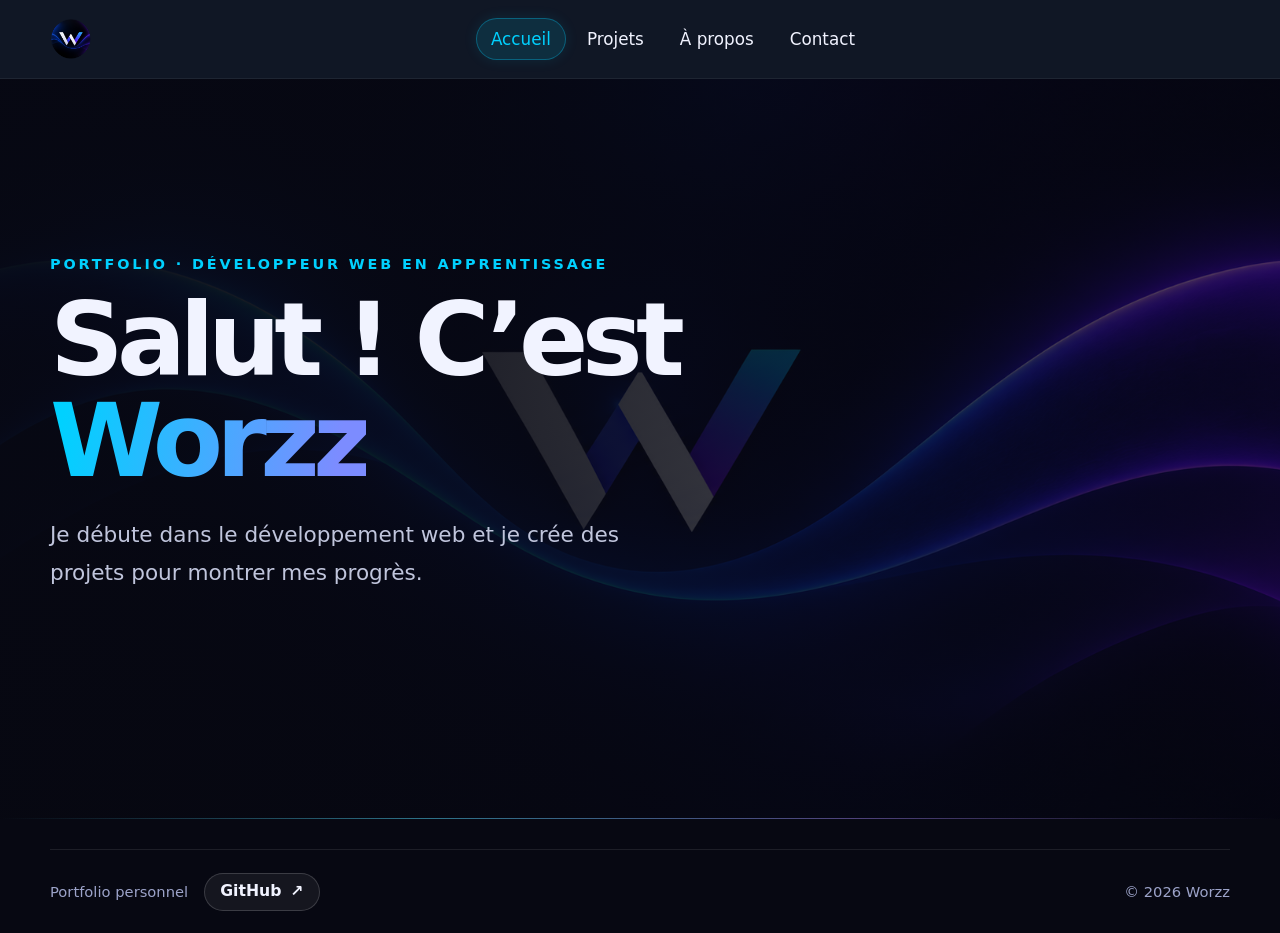
<file: index.html>
<!doctype html>
<html lang="fr">
  <head>
    <meta charset="UTF-8" />
    <meta name="viewport" content="width=device-width, initial-scale=1.0" />
    <meta http-equiv="refresh" content="0; url=html/index.html" />
    <title>Worzz Portfolio</title>
    <link rel="canonical" href="html/index.html" />
  </head>
  <body>
    <p>Redirection vers le <a href="html/index.html">portfolio de Worzz</a>…</p>
  </body>
</html>
</file>
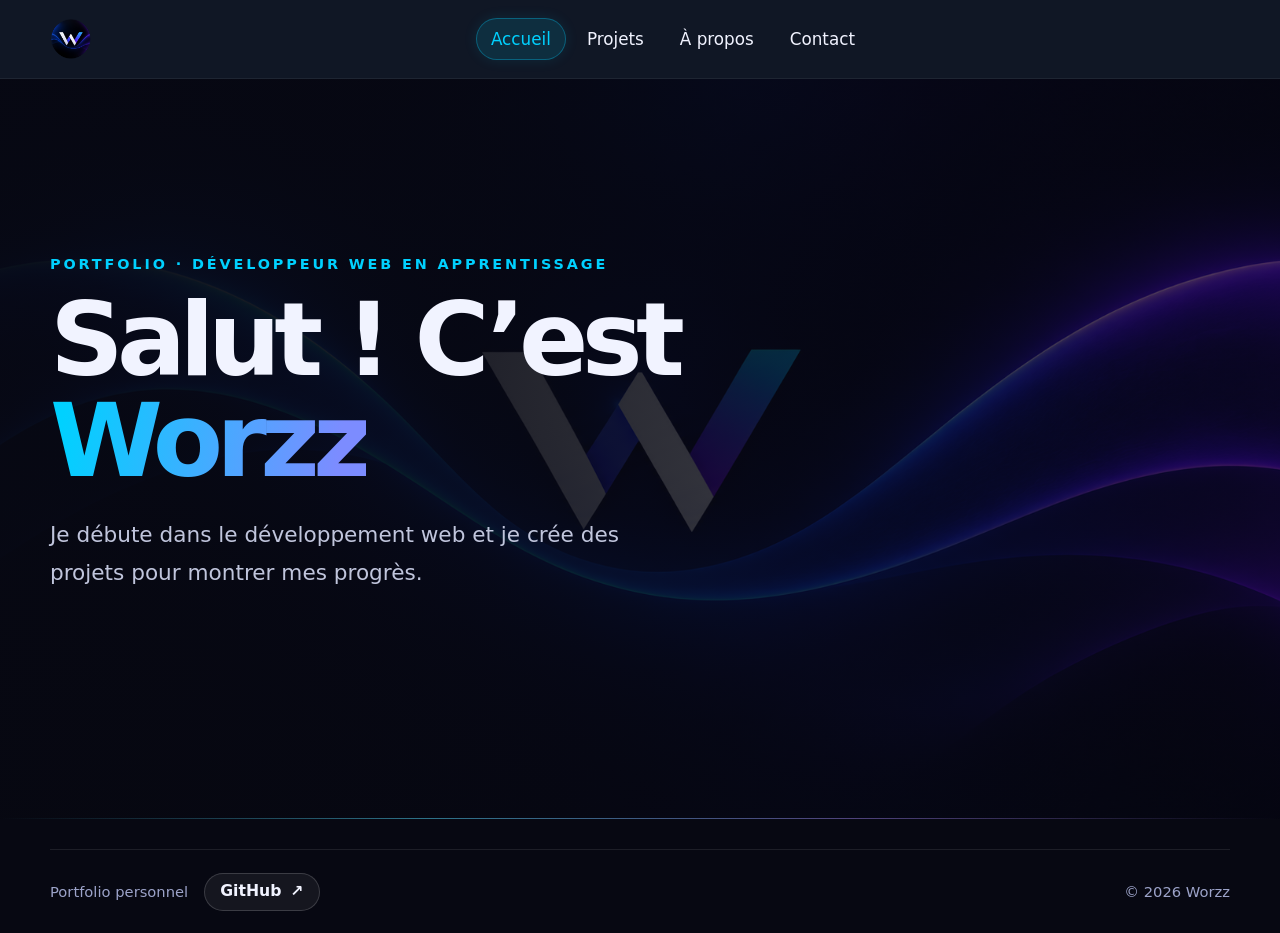
<file: html/index.html>
<!doctype html>
<html lang="fr">
  <head>
    <meta charset="UTF-8" />
    <meta name="viewport" content="width=device-width, initial-scale=1.0" />
    <meta name="theme-color" content="#070812" />
    <meta name="description" content="Découvre le portfolio de Worzz, développeur web en apprentissage, ses projets et son parcours." />
    <link rel="stylesheet" href="../css/common.css" />
    <link rel="stylesheet" href="../css/accueil.css" />
    <title>Worzz Portfolio</title>
  </head>
  <body>
    <a class="skip-link" href="#contenu">Aller au contenu</a>
    <main>
      <section class="hero" id="contenu" aria-labelledby="hero-title">
        <div class="hero-copy">
          <p class="eyebrow">Portfolio · Développeur web en apprentissage</p>
          <h1 class="title" id="hero-title">Salut ! C’est <span>Worzz</span></h1>
          <p class="description">Je débute dans le développement web et je crée des projets pour montrer mes progrès.</p>
        </div>
      </section>
    </main>

    <script src="../js/layout.js" defer></script>
  </body>
</html>
</file>
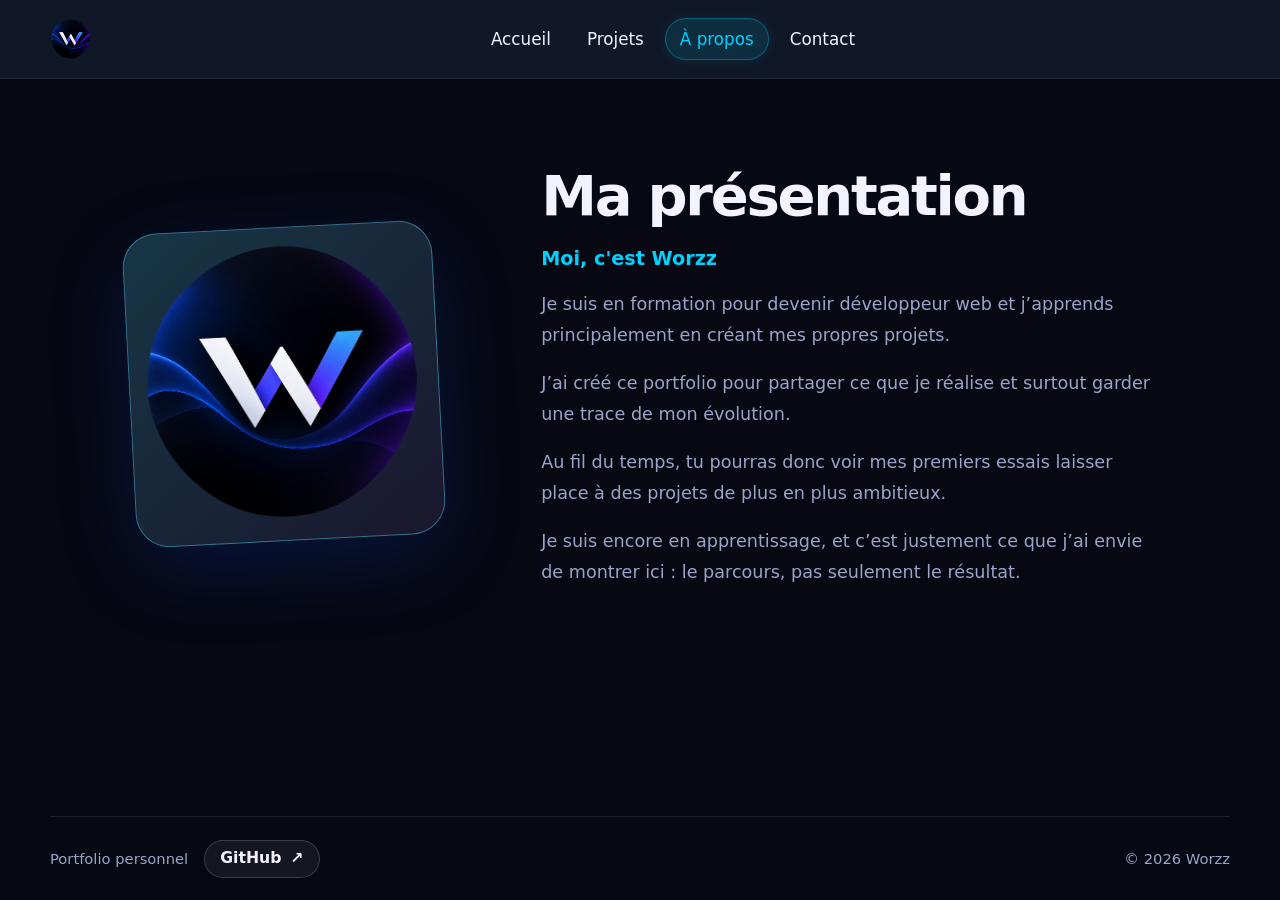
<file: html/about.html>
<!doctype html>
<html lang="fr">
  <head>
    <meta charset="UTF-8" />
    <meta name="viewport" content="width=device-width, initial-scale=1.0" />
    <meta name="theme-color" content="#070812" />
    <link rel="stylesheet" href="../css/common.css" />
    <link rel="stylesheet" href="../css/about.css" />
    <title>Worzz Portfolio</title>
  </head>
  <body>
    <a class="skip-link" href="#contenu">Aller au contenu</a>
    <main>
      <div class="about page-shell" id="contenu">
        <div class="image">
          <img src="../img/worzz.png" alt="Logo Worzz" />
        </div>
        <div class="texte">
          <h1 class="title">Ma présentation</h1>
          <p class="intro">Moi, c'est Worzz</p>
          <p>
            Je suis en formation pour devenir développeur web et j’apprends
            principalement en créant mes propres projets.
          </p>
          <p>
            J’ai créé ce portfolio pour partager ce que je réalise et surtout
            garder une trace de mon évolution.
          </p>
          <p>
            Au fil du temps, tu pourras donc voir mes premiers essais laisser
            place à des projets de plus en plus ambitieux.
          </p>
          <p>
            Je suis encore en apprentissage, et c’est justement ce que j’ai
            envie de montrer ici : le parcours, pas seulement le résultat.
          </p>
        </div>
      </div>
    </main>
    <script src="../js/layout.js" defer></script>
  </body>
</html>
</file>
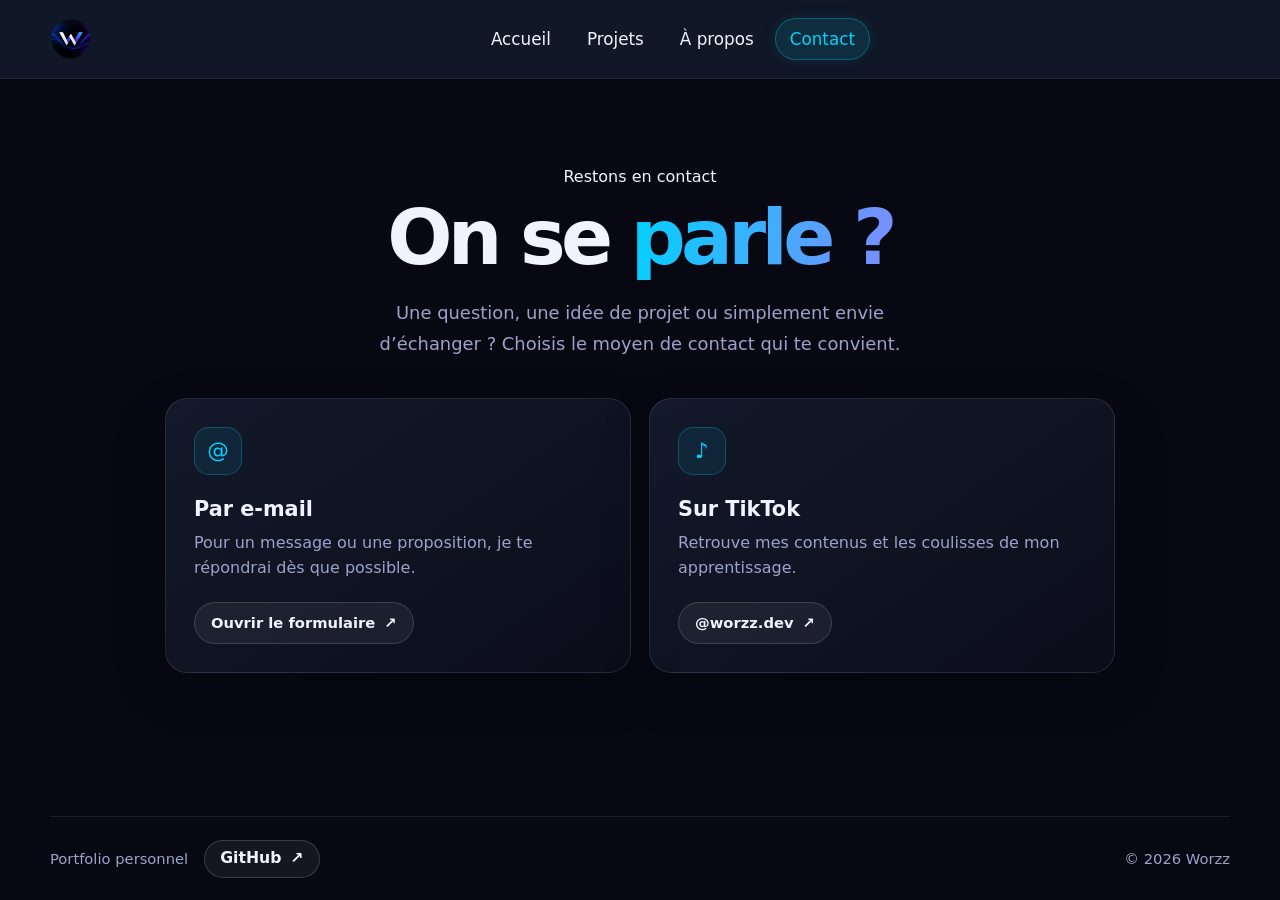
<file: html/contact.html>
<!doctype html>
<html lang="fr">
  <head>
    <meta charset="UTF-8" />
    <meta name="viewport" content="width=device-width, initial-scale=1.0" />
    <meta name="theme-color" content="#070812" />
    <meta name="description" content="Contacte Worzz par e-mail ou retrouve ses créations sur TikTok." />
    <link rel="stylesheet" href="../css/common.css" />
    <link rel="stylesheet" href="../css/contact.css" />
    <title>Contact - Worzz Portfolio</title>
  </head>
  <body>
    <a class="skip-link" href="#contenu">Aller au contenu</a>
    <main id="contenu" class="page-shell contact-page">
      <section class="contact-intro" aria-labelledby="contact-title">
        <p class="eyebrow">Restons en contact</p>
        <h1 id="contact-title">On se <span>parle ?</span></h1>
        <p>Une question, une idée de projet ou simplement envie d’échanger ? Choisis le moyen de contact qui te convient.</p>
      </section>

      <section class="contact-grid" aria-label="Mes moyens de contact">
        <article class="contact-card">
          <span class="contact-icon" aria-hidden="true">@</span>
          <h2>Par e-mail</h2>
          <p>Pour un message ou une proposition, je te répondrai dès que possible.</p>
          <a class="button" href="mailto:worzz.dev@gmail.com" data-open-contact-form aria-controls="contact-form" aria-expanded="false">Ouvrir le formulaire <span aria-hidden="true">↗</span></a>
        </article>
        <article class="contact-card">
          <span class="contact-icon" aria-hidden="true">♪</span>
          <h2>Sur TikTok</h2>
          <p>Retrouve mes contenus et les coulisses de mon apprentissage.</p>
          <a class="button" href="https://www.tiktok.com/@worzz.dev" target="_blank" rel="noopener noreferrer">@worzz.dev <span aria-hidden="true">↗</span></a>
        </article>
      </section>

      <form class="contact-form" id="contact-form" action="mailto:worzz.dev@gmail.com" method="post" enctype="text/plain" hidden>
        <div class="form-heading">
          <div>
            <p class="eyebrow">Ton message</p>
            <h2>Écris-moi</h2>
          </div>
          <button class="close-form" type="button" data-close-contact-form aria-label="Fermer le formulaire">×</button>
        </div>
        <div class="form-fields">
          <label for="contact-subject">Pourquoi me contactes-tu ?</label>
          <input id="contact-subject" name="subject" placeholder="Le sujet de ton message" required />

          <label for="contact-message">Description</label>
          <textarea id="contact-message" name="message" rows="6" placeholder="Décris ta demande ou ton idée…" required></textarea>
        </div>
        <p class="form-note">Le formulaire ouvre un brouillon dans Gmail. Vérifie ton message puis clique sur « Envoyer » dans Gmail.</p>
        <button class="button form-submit" type="submit">Préparer l’e-mail <span aria-hidden="true">↗</span></button>
        <p class="form-status" id="form-status" role="status" aria-live="polite"></p>
        <a class="button button-secondary mail-draft-link" id="mail-draft-link" href="#" target="_blank" rel="noopener noreferrer" hidden>Ouvrir le brouillon dans Gmail <span aria-hidden="true">↗</span></a>
      </form>
    </main>

    <script src="../js/layout.js" defer></script>
    <script src="../js/script.js" defer></script>
  </body>
</html>
</file>
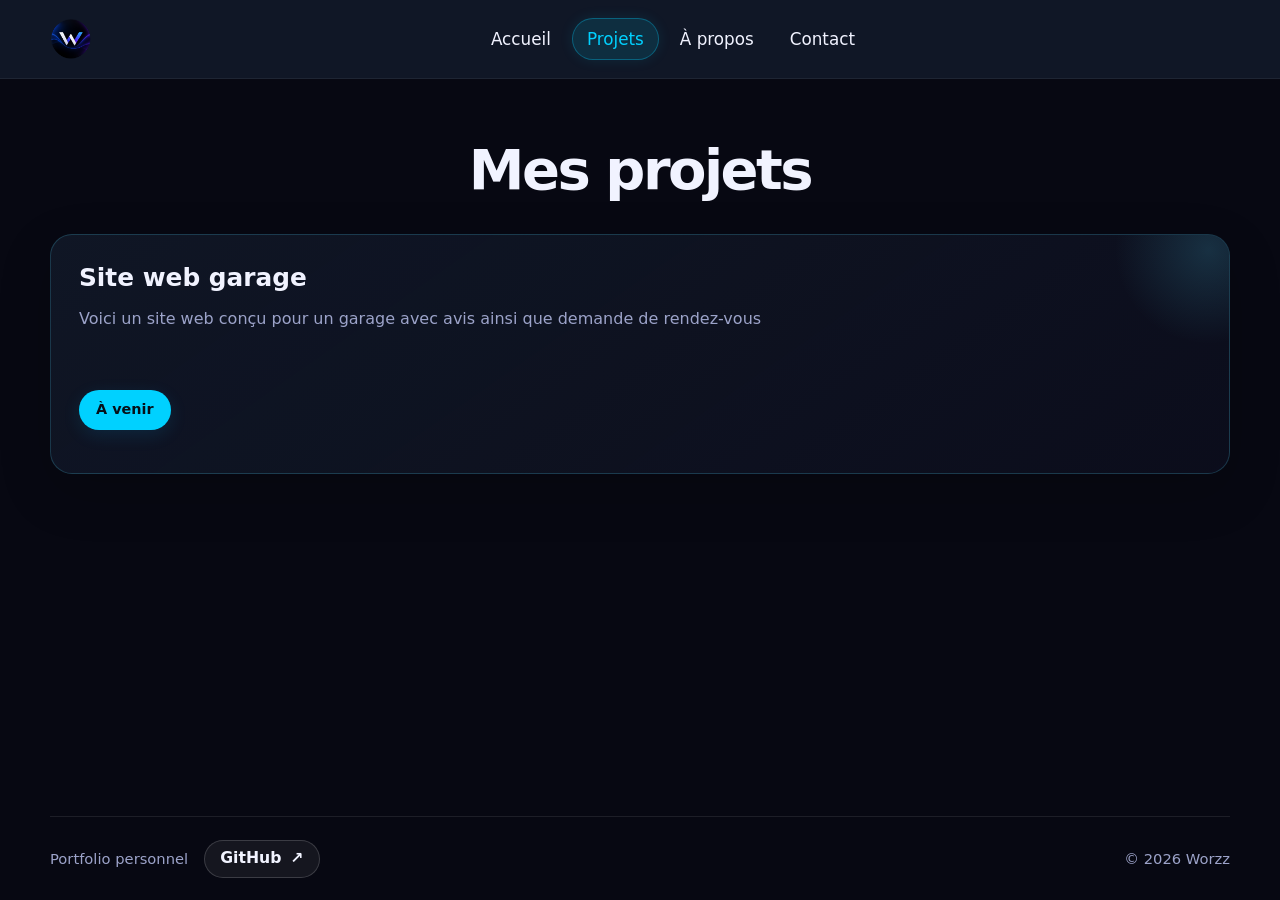
<file: html/projets.html>
<!doctype html>
<html lang="fr">
  <head>
    <meta charset="UTF-8" />
    <meta name="viewport" content="width=device-width, initial-scale=1.0" />
    <meta name="theme-color" content="#070812" />
    <link rel="stylesheet" href="../css/common.css" />
    <link rel="stylesheet" href="../css/projets.css" />
    <title>Worzz Portfolio</title>
  </head>
  <body>
    <a class="skip-link" href="#contenu">Aller au contenu</a>
    <main>
      <div class="page-shell" id="contenu">
        <h1 class="title">Mes projets</h1>
        <div class="projets">
          <div class="card">
            <h2>Site web garage</h2>
            <p>
              Voici un site web conçu pour un garage avec avis ainsi que demande
              de rendez-vous
            </p>
            <a href="#">À venir</a>
          </div>
        </div>
      </div>
    </main>
    <script src="../js/layout.js" defer></script>
  </body>
</html>
</file>
<file: css/common.css>
:root {
  color-scheme: dark;
  --bg-primary: #070812;
  --bg-secondary: #111827;
  --accent: #00d1ff;
  --accent-purple: #7c8cff;
  --text-primary: #f1f3ff;
  --text-secondary: #9ca3c9;
  --content-width: 1180px;
  font-family: system-ui, -apple-system, BlinkMacSystemFont, "Segoe UI", sans-serif;
}

* { box-sizing: border-box; }

html { min-height: 100%; scroll-behavior: smooth; }

body {
  min-height: 100vh;
  margin: 0;
  display: flex;
  flex-direction: column;
  color: var(--text-primary);
  background: var(--bg-primary);
}

a { color: inherit; }

.skip-link {
  position: absolute;
  z-index: 10;
  top: 8px;
  left: 8px;
  padding: 10px 14px;
  transform: translateY(-150%);
  border-radius: 8px;
  color: var(--bg-primary);
  background: var(--accent);
}

.skip-link:focus { transform: translateY(0); }

header {
  position: sticky;
  z-index: 5;
  top: 0;
  border-bottom: 1px solid rgba(255,255,255,.06);
  background: rgba(17, 24, 39, .96);
  animation: nav-drop .55s ease-out both;
}

@keyframes nav-drop { from { opacity: 0; transform: translateY(-12px); } to { opacity: 1; transform: translateY(0); } }

nav {
  width: min(var(--content-width), calc(100% - 48px));
  min-height: 78px;
  margin: auto;
  display: flex;
  align-items: center;
  justify-content: space-between;
  gap: 24px;
}

.logo {
  display: inline-flex;
  flex: 0 0 auto;
  align-items: center;
  gap: 10px;
  text-decoration: none;
}

.logo img { width: 42px; height: 42px; border-radius: 50%; object-fit: cover; }
.links { position: relative; display: flex; align-items: center; justify-content: center; gap: 6px; margin-inline: auto; isolation: isolate; }

.links a {
  position: relative;
  z-index: 1;
  padding: 10px 14px;
  border: 1px solid transparent;
  border-radius: 50px;
  color: var(--text-primary);
  font-size: 1.05rem;
  text-decoration: none;
  transition: color .22s ease, background .22s ease;
}

.links a:hover, .links a:focus-visible { color: var(--accent); background: rgba(0,209,255,.06); }
.links a.active { color: var(--accent); background: transparent; }

.nav-indicator {
  position: absolute;
  z-index: 0;
  top: 50%;
  left: 0;
  border: 1px solid rgba(0,209,255,.32);
  border-radius: 50px;
  background: rgba(0,209,255,.12);
  box-shadow: 0 0 14px rgba(0,209,255,.1);
  pointer-events: none;
}

.nav-indicator.is-ready {
  transition: transform .42s cubic-bezier(.2,.75,.25,1);
}


.button, .btn, .card a, .github-button {
  display: inline-flex;
  min-height: 46px;
  align-items: center;
  justify-content: center;
  gap: 9px;
  padding: 11px 19px;
  border: 1px solid rgba(0,209,255,.38);
  border-radius: 999px;
  color: #061018;
  background: var(--accent);
  box-shadow: 0 5px 18px rgba(0, 183, 255, .12);
  font: inherit;
  font-size: .98rem;
  font-weight: 700;
  line-height: 1.2;
  text-decoration: none;
  transition: transform .2s ease, box-shadow .2s ease, border-color .2s ease;
}

.button:hover, .btn:hover, .card a:hover, .github-button:hover {
  transform: translateY(-2px);
  box-shadow: 0 8px 24px rgba(0, 183, 255, .2);
}

.button:focus-visible, .btn:focus-visible, .card a:focus-visible, .github-button:focus-visible, .links a:focus-visible {
  outline: 3px solid var(--accent-purple);
  outline-offset: 3px;
}

.button-secondary, .btn-secondary, .contact-card .button {
  color: var(--text-primary);
  border-color: rgba(255,255,255,.15);
  background: rgba(255,255,255,.06);
  box-shadow: none;
}

main { width: 100%; flex: 1; }
.page-shell { width: min(var(--content-width), calc(100% - 48px)); margin: auto; }

footer {
  width: min(var(--content-width), calc(100% - 48px));
  min-height: 84px;
  margin: 30px auto 0;
  padding: 18px 0;
  display: flex;
  align-items: center;
  gap: 16px;
  border-top: 1px solid rgba(255,255,255,.09);
  color: var(--text-secondary);
  font-size: .92rem;
}

footer p { margin: 0; }
footer .copyright { margin-left: auto; text-align: right; }
.github-button { min-height: 38px; padding: 8px 15px; color: var(--text-primary); border-color: rgba(255,255,255,.16); background: rgba(255,255,255,.06); box-shadow: none; }

@media (max-width: 820px) {
  nav { width: min(100% - 32px, var(--content-width)); min-height: 72px; flex-wrap: wrap; gap: 8px 14px; padding: 12px 0; }
  .links { order: 3; width: 100%; justify-content: space-between; gap: 2px; }
  .links a { padding: 8px 10px; font-size: .92rem; }
  .page-shell, footer { width: calc(100% - 32px); }
}

@media (max-width: 480px) {
  .logo img { width: 36px; height: 36px; }
  .links a { padding: 8px 7px; font-size: .82rem; }
  footer { flex-wrap: wrap; gap: 12px; }
  footer .copyright { width: 100%; margin-left: 0; text-align: right; }
}

@media (prefers-reduced-motion: reduce) {
  *, *::before, *::after { scroll-behavior: auto !important; animation-duration: .01ms !important; animation-iteration-count: 1 !important; transition-duration: .01ms !important; }
}
</file>
<file: css/accueil.css>
.hero {
  position: relative;
  isolation: isolate;
  min-height: min(760px, calc(100svh - 160px));
  display: flex;
  align-items: center;
  overflow: hidden;
  background: linear-gradient(90deg, rgba(7,8,18,.96) 0%, rgba(7,8,18,.9) 36%, rgba(7,8,18,.76) 72%, rgba(7,8,18,.68) 100%), url("../img/Fond image.png") center / cover no-repeat;
}

.hero::after {
  position: absolute;
  z-index: -1;
  inset: auto 0 0;
  height: 1px;
  background: linear-gradient(90deg, transparent, rgba(83,220,255,.5), rgba(167,139,250,.45), transparent);
  content: "";
}

.hero-copy {
  width: min(var(--content-width), calc(100% - 48px));
  margin: 0 auto;
  padding: 92px 0 112px;
  animation: hero-arrive .8s cubic-bezier(.2,.75,.25,1) both;
}

.eyebrow {
  margin: 0 0 18px;
  color: var(--accent);
  font-size: .9rem;
  font-weight: 750;
  letter-spacing: .2em;
  text-transform: uppercase;
}

.hero .title {
  max-width: 760px;
  margin: 0;
  font-size: clamp(3.2rem, 8vw, 6.4rem);
  letter-spacing: -.065em;
  line-height: .98;
}

.hero .title span {
  display: block;
  width: fit-content;
  color: transparent;
  background: linear-gradient(100deg, #00d1ff 5%, #7c8cff 90%);
  background-clip: text;
}

.description {
  max-width: 570px;
  margin: 25px 0 30px;
  color: #c0c5dc;
  font-size: clamp(1.08rem, 2vw, 1.35rem);
  line-height: 1.75;
  animation: hero-arrive .8s .12s cubic-bezier(.2,.75,.25,1) both;
}

.hero .btn { min-height: 54px; padding: 14px 24px; animation: hero-arrive .8s .22s cubic-bezier(.2,.75,.25,1) both; }

@keyframes hero-arrive {
  from { opacity: 0; transform: translateY(22px); }
  to { opacity: 1; transform: translateY(0); }
}

@media (max-width: 760px) {
  .hero {
    min-height: 72svh;
    background-image: linear-gradient(rgba(7,8,18,.82), rgba(7,8,18,.82)), url("../img/Fond image.png");
    background-position: 56% center;
  }
  .hero-copy { width: calc(100% - 40px); padding: 72px 0 88px; }
  .hero .title { font-size: clamp(3rem, 14vw, 5rem); }
  .description { max-width: 480px; }
}
</file>
<file: css/about.css>
.about {
  min-height: 610px;
  display: flex;
  align-items: center;
  justify-content: center;
  gap: clamp(36px, 8vw, 110px);
  padding: 64px 0;
}

.image {
  width: clamp(190px, 27vw, 310px);
  aspect-ratio: 1;
  padding: 8px;
  border: 1px solid rgba(83,220,255,.42);
  border-radius: 34px;
  background: linear-gradient(140deg, rgba(83,220,255,.22), rgba(167,139,250,.12));
  box-shadow: 0 24px 80px rgba(0,80,255,.17);
  transform: rotate(-3deg);
}

.image img { width: 100%; height: 100%; border-radius: 27px; object-fit: cover; }
.texte { max-width: 610px; }
.texte .title { margin: 0 0 18px; font-size: clamp(2.4rem, 5vw, 3.5rem); letter-spacing: -.04em; }
.intro { color: var(--accent); font-size: 1.2rem; font-weight: 700; }
.texte p:not(.intro) { color: var(--text-secondary); font-size: 1.1rem; line-height: 1.75; }

@media (max-width: 760px) {
  .about { min-height: 0; flex-direction: column; gap: 28px; padding: 48px 0; }
  .image { width: min(58vw, 230px); }
  .texte .title { text-align: center; }
  .intro { text-align: center; }
  .texte p:not(.intro) { font-size: 1rem; }
}
</file>
<file: css/contact.css>
.contact-page {
  max-width: 950px;
  padding-top: 72px;
  padding-bottom: 78px;
}

.contact-intro { max-width: 720px; margin: 0 auto 38px; text-align: center; animation: contact-enter .65s ease both; }
.contact-intro .eyebrow { margin-bottom: 14px; }
.contact-intro h1 { margin: 0; font-size: clamp(2.8rem, 7vw, 4.8rem); letter-spacing: -.06em; line-height: 1; }
.contact-intro h1 span { color: transparent; background: linear-gradient(100deg, var(--accent), var(--accent-purple)); background-clip: text; }
.contact-intro p:last-child { max-width: 580px; margin: 20px auto 0; color: var(--text-secondary); font-size: 1.12rem; line-height: 1.75; }

.contact-grid { display: grid; grid-template-columns: repeat(2, minmax(0, 1fr)); gap: 18px; }

.contact-card {
  min-height: 235px;
  padding: 28px;
  border: 1px solid rgba(255,255,255,.1);
  border-radius: 22px;
  background: linear-gradient(145deg, rgba(21,28,47,.86), rgba(12,14,29,.84));
  box-shadow: 0 18px 52px rgba(0,0,0,.2);
  animation: contact-enter .65s ease both;
}

.contact-card:nth-child(2) { animation-delay: .12s; }
.contact-icon { display: grid; width: 48px; height: 48px; place-items: center; margin-bottom: 22px; border: 1px solid rgba(0,209,255,.26); border-radius: 15px; color: var(--accent); background: rgba(0,209,255,.08); font-size: 1.35rem; }
.contact-card h2 { margin: 0 0 9px; font-size: 1.3rem; }
.contact-card p { margin: 0 0 21px; color: var(--text-secondary); line-height: 1.6; }
.contact-card .button { min-height: 42px; padding: 10px 16px; font-size: .92rem; }

.contact-form[hidden] { display: none; }
.contact-form [hidden] { display: none !important; }
.contact-form {
  margin-top: 24px;
  padding: clamp(22px, 5vw, 38px);
  border: 1px solid rgba(0,209,255,.24);
  border-radius: 22px;
  background: linear-gradient(145deg, rgba(18,25,43,.97), rgba(12,14,29,.97));
  box-shadow: 0 20px 60px rgba(0,0,0,.25);
  animation: contact-enter .35s ease both;
}

.form-heading { display: flex; align-items: flex-start; justify-content: space-between; gap: 20px; margin-bottom: 24px; }
.form-heading .eyebrow { margin-bottom: 8px; }
.form-heading h2 { margin: 0; font-size: 1.8rem; }
.close-form { width: 42px; height: 42px; border: 1px solid rgba(255,255,255,.14); border-radius: 50%; color: var(--text-primary); background: rgba(255,255,255,.06); font: inherit; font-size: 1.5rem; cursor: pointer; }
.form-fields { display: grid; grid-template-columns: repeat(2, minmax(0, 1fr)); gap: 10px 18px; }
.form-fields label { margin-top: 8px; color: var(--text-secondary); font-size: .92rem; }
.form-fields input, .form-fields textarea { width: 100%; min-height: 46px; padding: 11px 13px; border: 1px solid rgba(255,255,255,.13); border-radius: 10px; color: var(--text-primary); background: rgba(5,8,18,.65); font: inherit; }
.form-fields input:focus, .form-fields textarea:focus { outline: 2px solid var(--accent); outline-offset: 2px; }
.form-fields textarea { min-height: 150px; resize: vertical; }
.form-fields label[for="contact-message"], .form-fields textarea { grid-column: 1 / -1; }
.form-note, .form-status { color: var(--text-secondary); font-size: .9rem; line-height: 1.6; }
.form-note { margin: 18px 0; }
.form-status { min-height: 1.5em; margin-bottom: 0; }
.form-submit { cursor: pointer; }
.mail-draft-link { margin-top: 12px; }

@keyframes contact-enter { from { opacity: 0; transform: translateY(16px); } to { opacity: 1; transform: translateY(0); } }

@media (max-width: 640px) {
  .contact-page { padding-top: 48px; padding-bottom: 50px; }
  .contact-grid { grid-template-columns: 1fr; }
  .contact-card { min-height: 0; }
  .form-fields { grid-template-columns: 1fr; gap: 8px; }
  .form-fields label[for="contact-message"], .form-fields textarea { grid-column: auto; }
}
</file>
<file: css/projets.css>
.title {
  margin: 58px 0 32px;
  text-align: center;
  font-size: clamp(2.4rem, 6vw, 3.5rem);
  letter-spacing: -.045em;
}

.projets {
  display: grid;
  grid-template-columns: repeat(auto-fit, minmax(min(100%, 290px), 1fr));
  gap: 22px;
  padding-bottom: 48px;
}

.card {
  position: relative;
  overflow: hidden;
  min-height: 240px;
  padding: 28px;
  border: 1px solid rgba(83,220,255,.2);
  border-radius: 22px;
  background: linear-gradient(145deg, rgba(17,24,39,.92), rgba(13,15,31,.78));
  box-shadow: 0 18px 52px rgba(0,0,0,.18);
  transition: transform .25s ease, border-color .25s ease;
}

.card::before {
  position: absolute;
  top: -80px;
  right: -75px;
  width: 190px;
  height: 190px;
  border-radius: 50%;
  background: radial-gradient(circle, rgba(83,220,255,.16), transparent 70%);
  content: "";
}

.card:hover { transform: translateY(-5px); border-color: rgba(83,220,255,.5); }
.card h2 { position: relative; margin: 0 0 14px; color: var(--text-primary); font-size: 1.55rem; }
.card p { position: relative; min-height: 60px; margin: 0 0 24px; color: var(--text-secondary); line-height: 1.65; }
.card a { position: relative; min-height: 40px; padding: 9px 16px; font-size: .9rem; }

@media (max-width: 760px) { .title { margin: 40px 0 24px; } }
</file>
